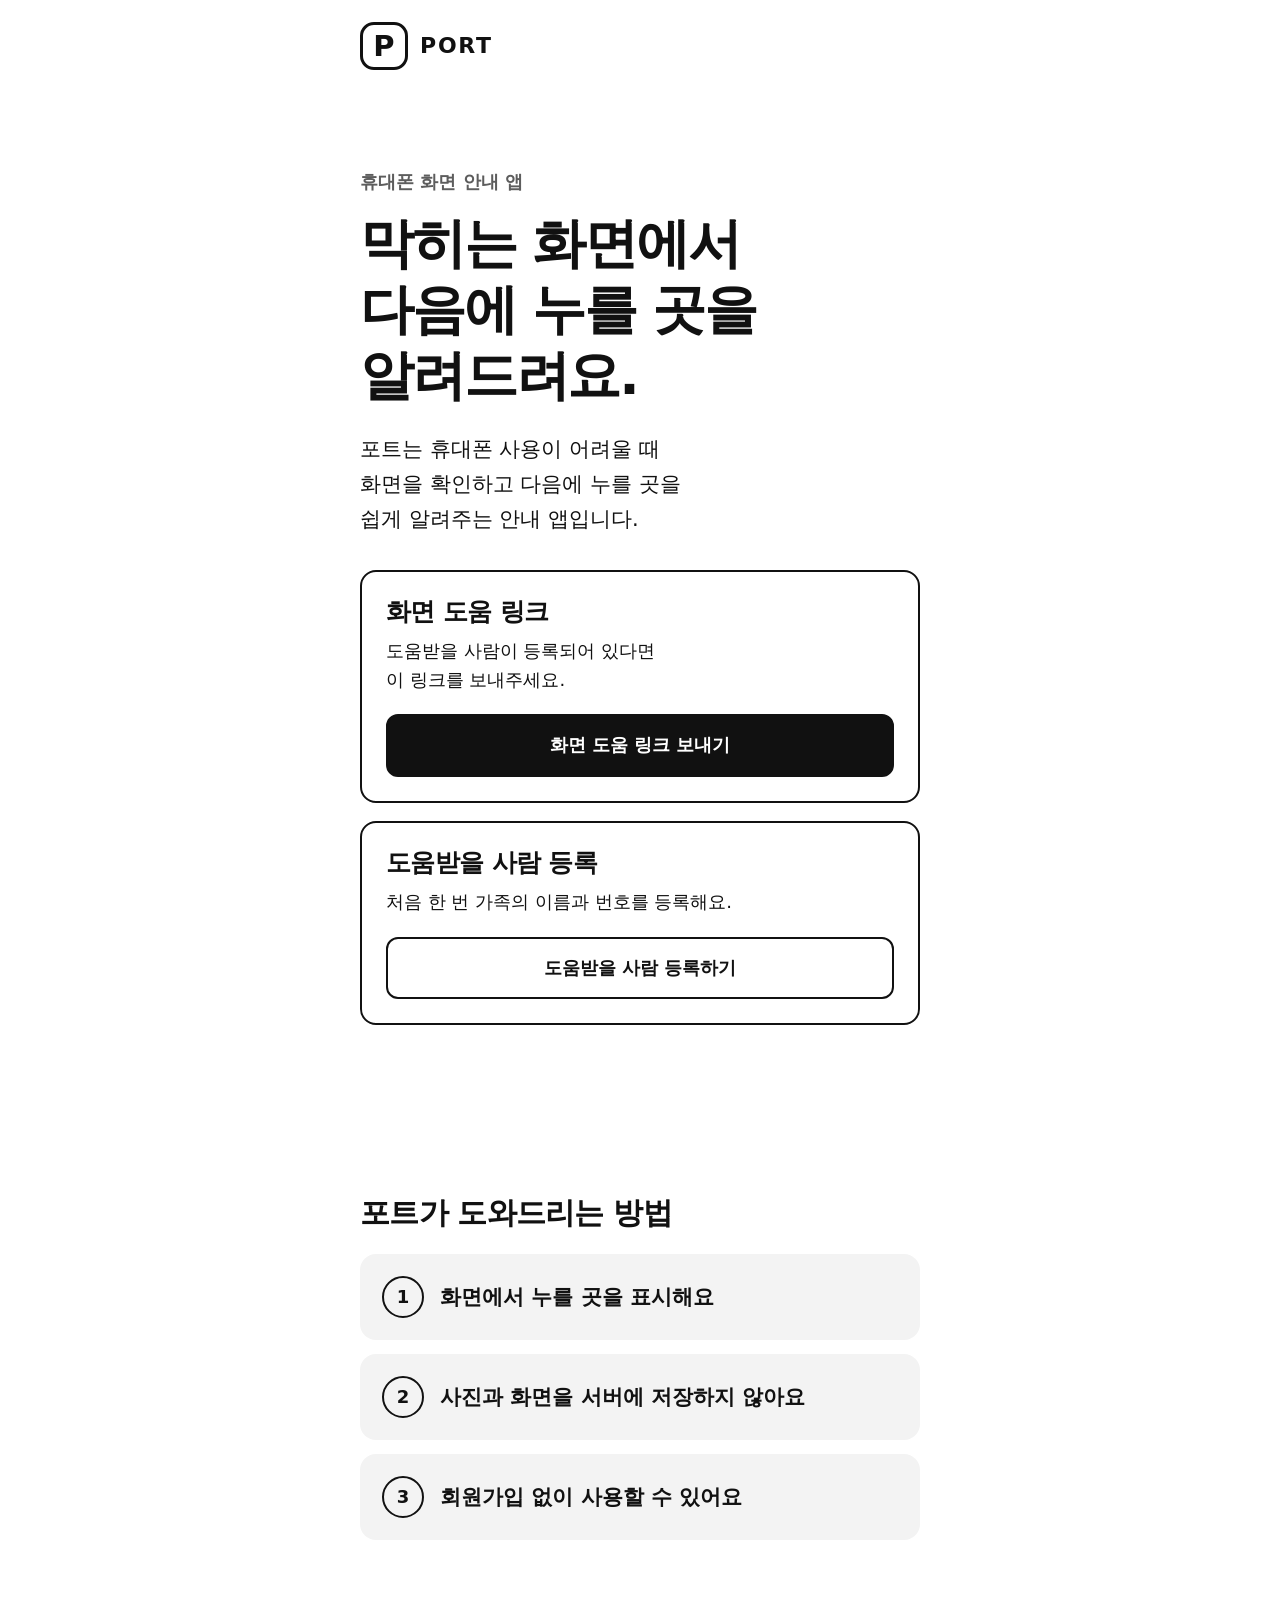
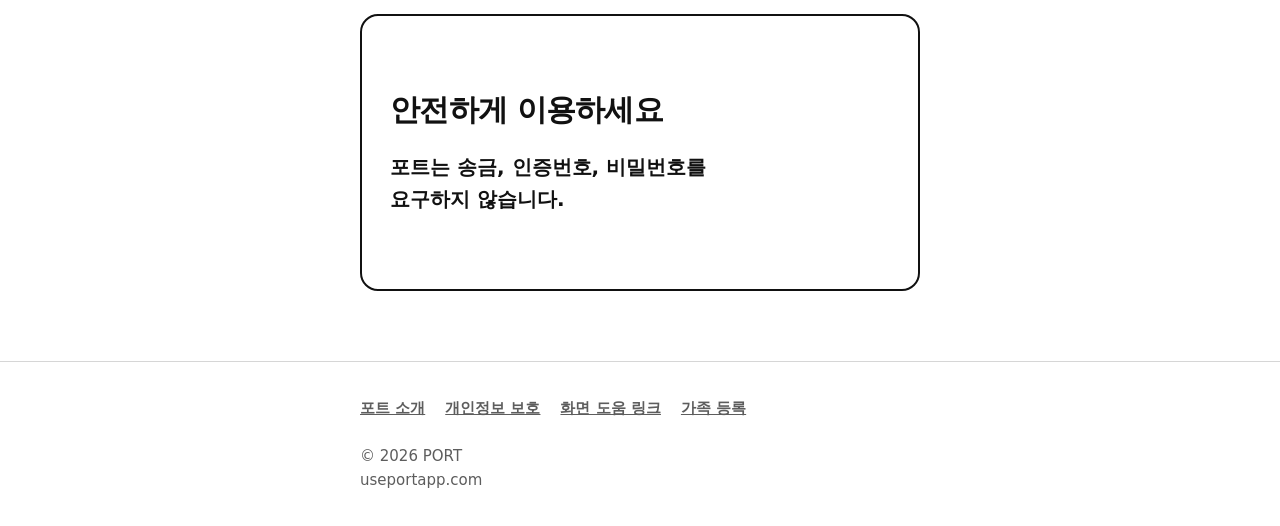
<file: index.html>
<!DOCTYPE html>
<html lang="ko">
<head>
  <meta charset="utf-8">
  <meta name="viewport" content="width=device-width, initial-scale=1">
  <meta name="description" content="휴대폰에서 다음에 누를 곳을 쉽게 알려주는 안내 앱, 포트">
  <title>PORT | 휴대폰 화면 안내</title>
  <link rel="stylesheet" href="/assets/site.css">
</head>
<body>
  <header class="site-header wrap">
    <a class="brand" href="/" aria-label="PORT 홈">
      <span class="p-mark" aria-hidden="true">P</span><span>PORT</span>
    </a>
  </header>
  <main>
    <section class="hero wrap" aria-labelledby="hero-title">
      <p class="eyebrow">휴대폰 화면 안내 앱</p>
      <h1 id="hero-title">막히는 화면에서<br>다음에 누를 곳을 알려드려요.</h1>
      <p class="lead">포트는 휴대폰 사용이 어려울 때<br>화면을 확인하고 다음에 누를 곳을<br>쉽게 알려주는 안내 앱입니다.</p>
      <div class="home-actions">
        <section class="home-action" aria-labelledby="help-link-title">
          <h2 id="help-link-title">화면 도움 링크</h2>
          <p>도움받을 사람이 등록되어 있다면<br>이 링크를 보내주세요.</p>
          <a class="primary-button" href="/help/share/">화면 도움 링크 보내기</a>
        </section>
        <section class="home-action" aria-labelledby="family-link-title">
          <h2 id="family-link-title">도움받을 사람 등록</h2>
          <p>처음 한 번 가족의 이름과 번호를 등록해요.</p>
          <a class="secondary-button" href="/family/request/">도움받을 사람 등록하기</a>
        </section>
      </div>
    </section>

    <section class="wrap section" aria-labelledby="features-title">
      <h2 id="features-title">포트가 도와드리는 방법</h2>
      <div class="card-list">
        <article class="card"><span class="card-number" aria-hidden="true">1</span><h3>화면에서 누를 곳을 표시해요</h3></article>
        <article class="card"><span class="card-number" aria-hidden="true">2</span><h3>사진과 화면을 서버에 저장하지 않아요</h3></article>
        <article class="card"><span class="card-number" aria-hidden="true">3</span><h3>회원가입 없이 사용할 수 있어요</h3></article>
      </div>
    </section>

    <section class="wrap section safety" aria-labelledby="safety-title">
      <h2 id="safety-title">안전하게 이용하세요</h2>
      <p>포트는 송금, 인증번호, 비밀번호를<br>요구하지 않습니다.</p>
    </section>
  </main>
  <footer class="site-footer">
    <div class="wrap">
      <nav aria-label="하단 메뉴">
        <a href="/#hero-title">포트 소개</a>
        <a href="/privacy/">개인정보 보호</a>
        <a href="/help/share/">화면 도움 링크</a>
        <a href="/family/request/">가족 등록</a>
      </nav>
      <p>© 2026 PORT<br>useportapp.com</p>
    </div>
  </footer>
</body>
</html>
</file>
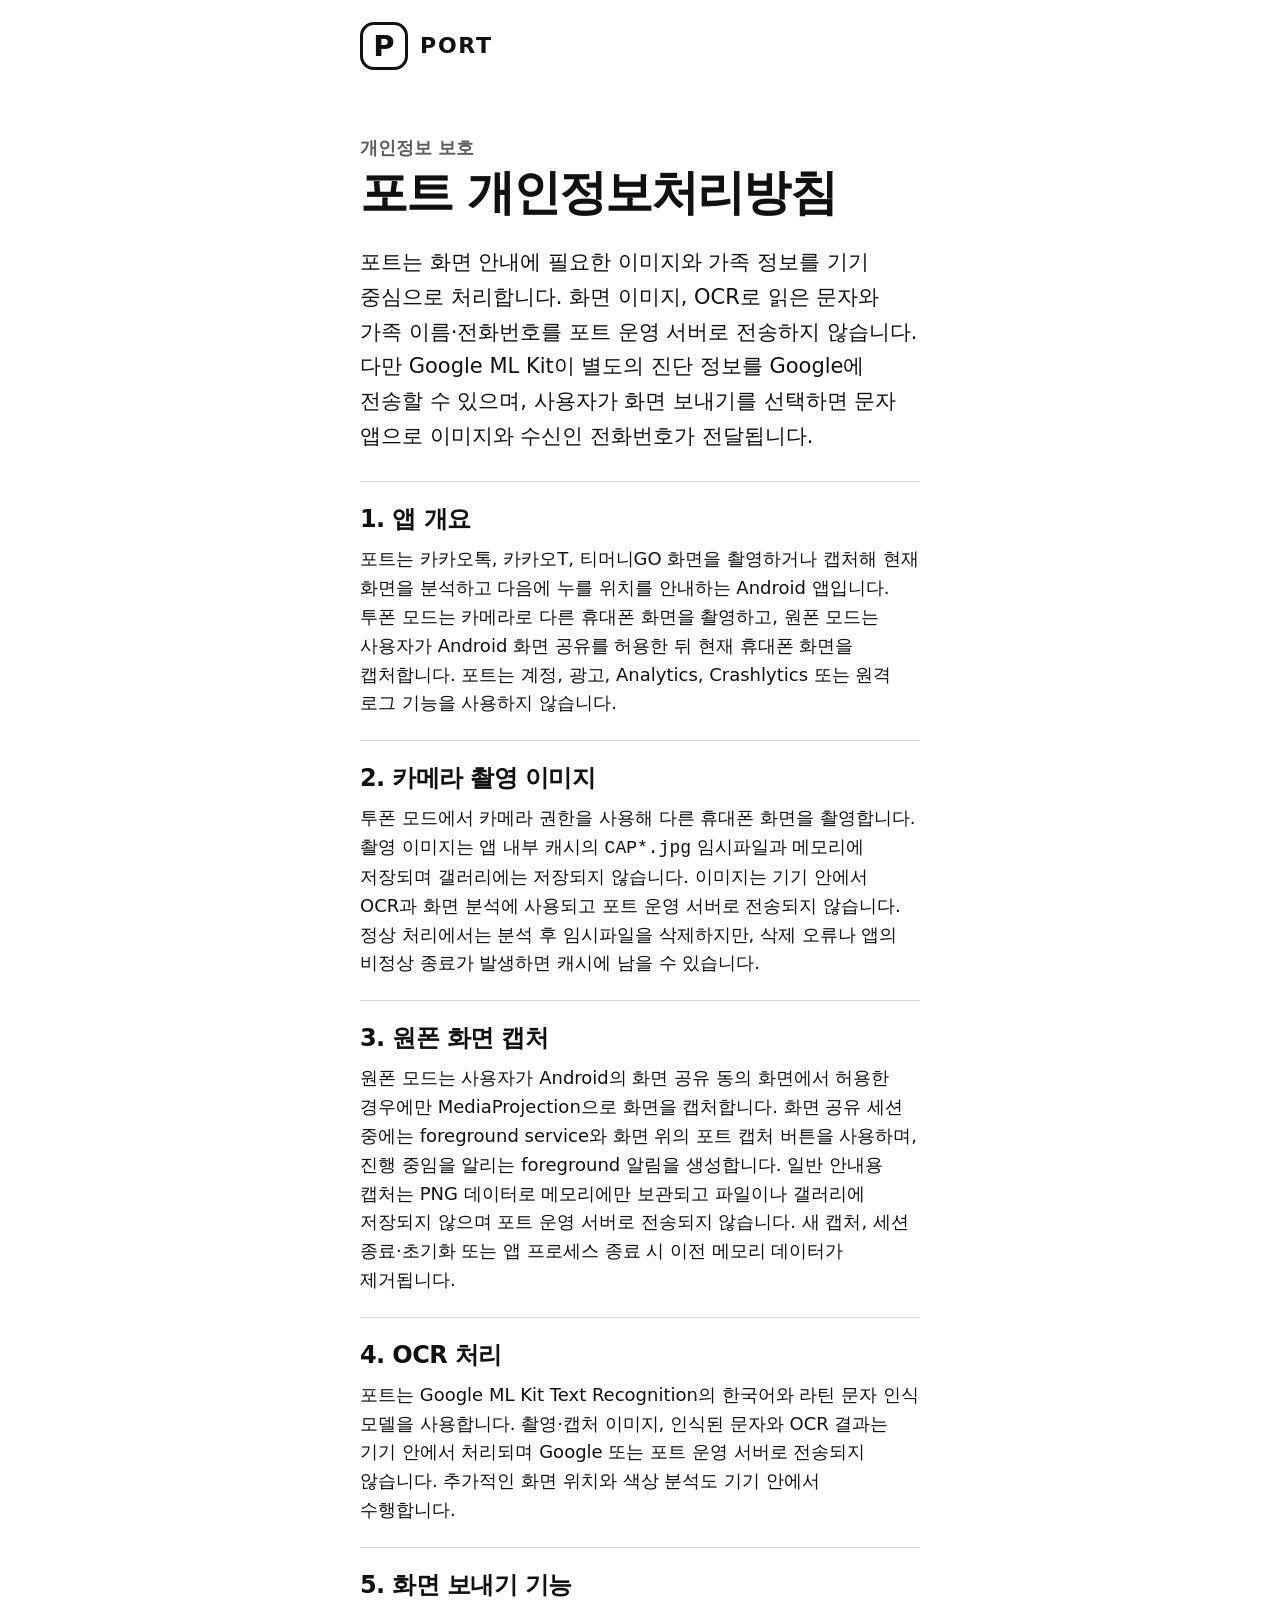
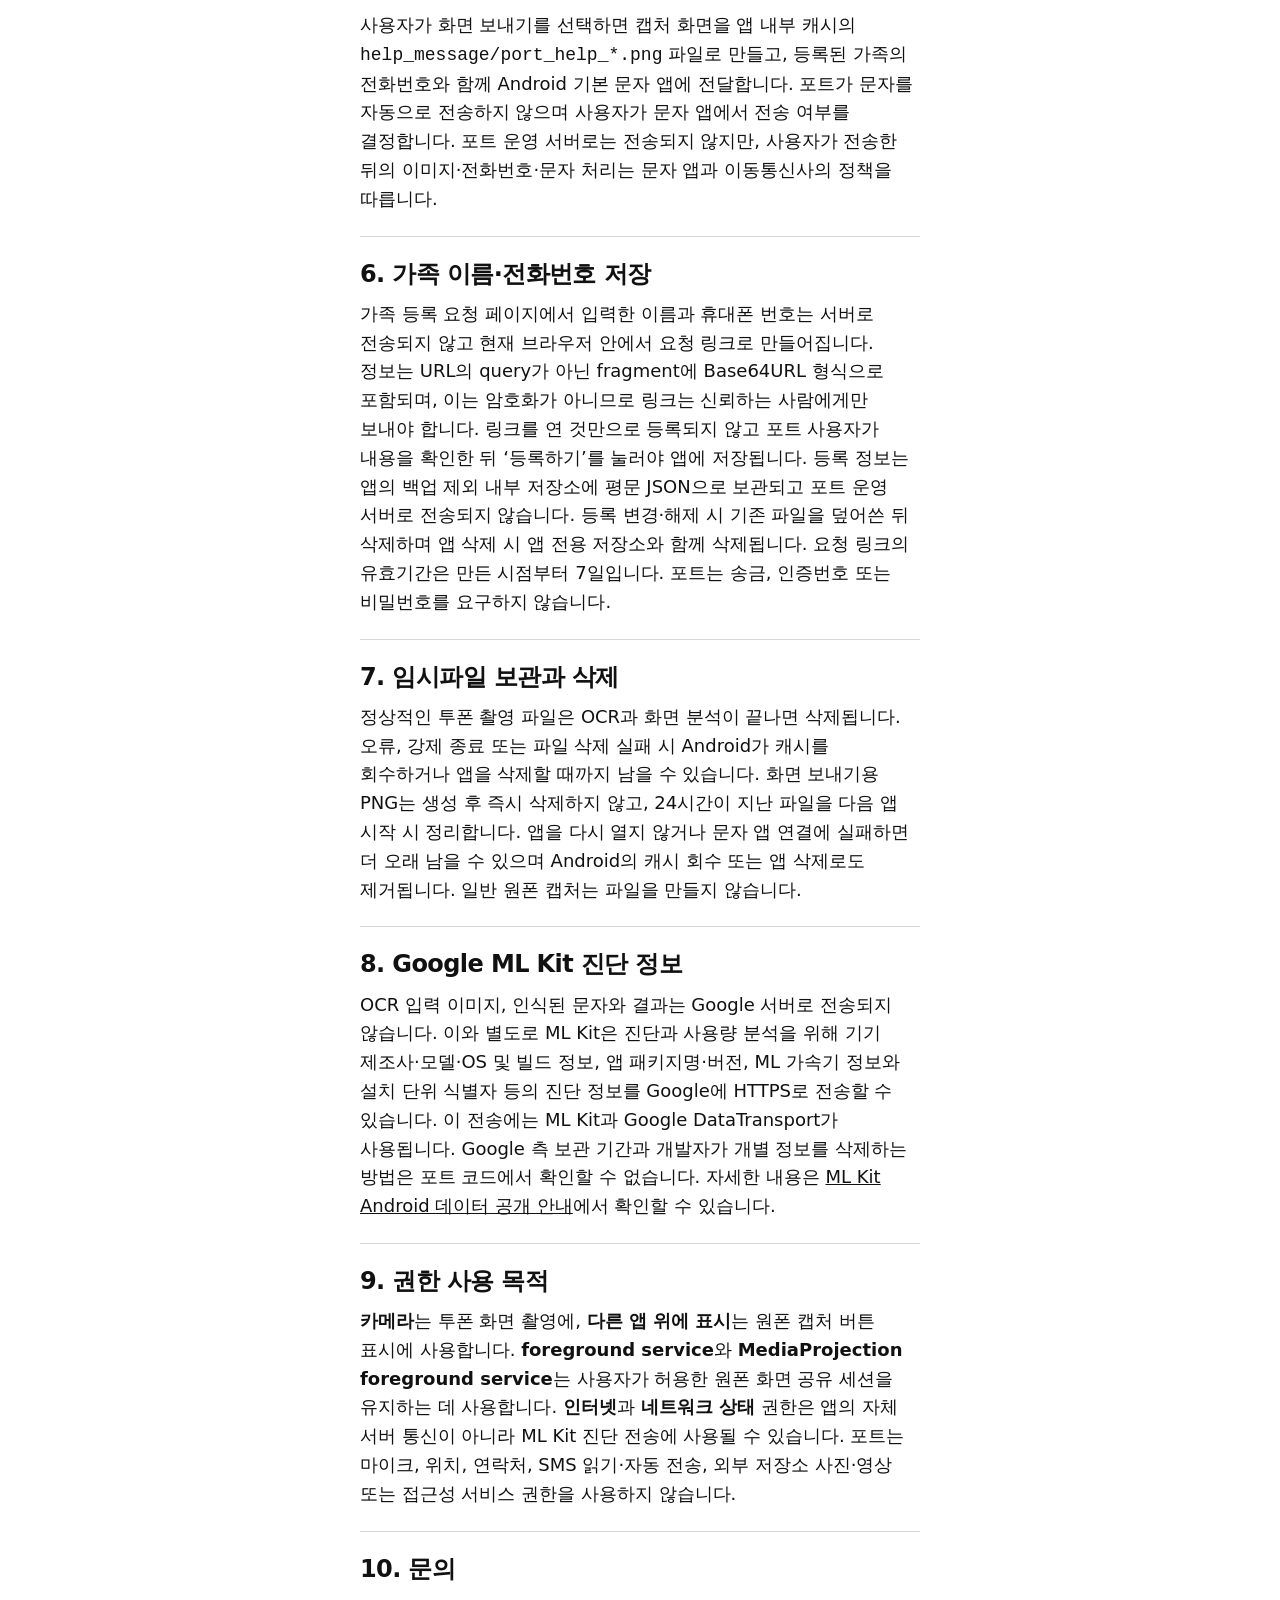
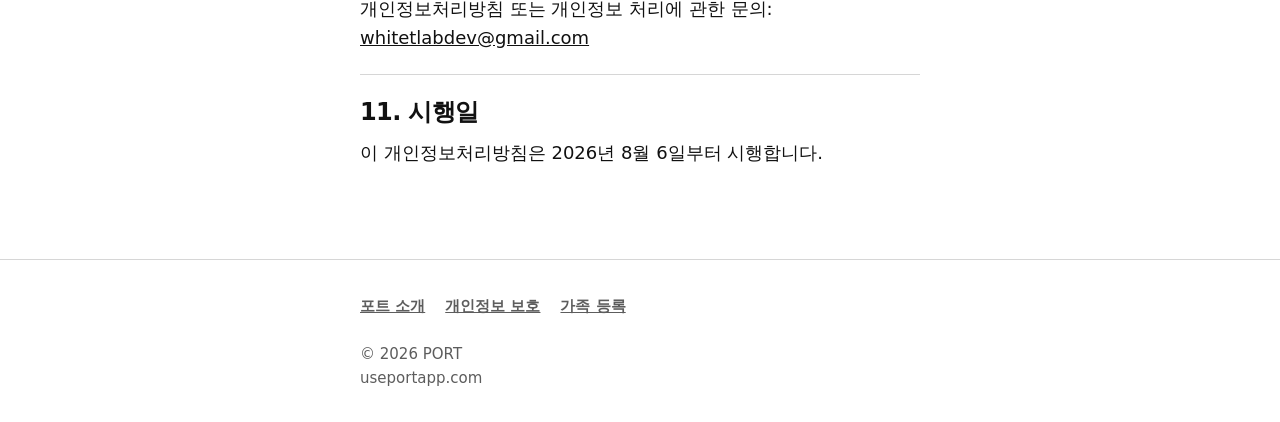
<file: privacy/index.html>
<!doctype html>
<html lang="ko">
<head>
  <meta charset="utf-8">
  <meta name="viewport" content="width=device-width, initial-scale=1">
  <meta name="description" content="포트 앱과 웹사이트 개인정보처리방침">
  <title>개인정보 보호 | PORT</title>
  <link rel="stylesheet" href="/assets/site.css">
</head>
<body>
  <header class="site-header wrap"><a class="brand" href="/" aria-label="PORT 홈"><span class="p-mark" aria-hidden="true">P</span><span>PORT</span></a></header>
  <main class="wrap privacy-copy">
    <header class="page-head"><p class="eyebrow">개인정보 보호</p><h1>포트 개인정보처리방침</h1><p class="lead">포트는 화면 안내에 필요한 이미지와 가족 정보를 기기 중심으로 처리합니다. 화면 이미지, OCR로 읽은 문자와 가족 이름·전화번호를 포트 운영 서버로 전송하지 않습니다. 다만 Google ML Kit이 별도의 진단 정보를 Google에 전송할 수 있으며, 사용자가 화면 보내기를 선택하면 문자 앱으로 이미지와 수신인 전화번호가 전달됩니다.</p></header>
    <section><h2>1. 앱 개요</h2><p>포트는 카카오톡, 카카오T, 티머니GO 화면을 촬영하거나 캡처해 현재 화면을 분석하고 다음에 누를 위치를 안내하는 Android 앱입니다. 투폰 모드는 카메라로 다른 휴대폰 화면을 촬영하고, 원폰 모드는 사용자가 Android 화면 공유를 허용한 뒤 현재 휴대폰 화면을 캡처합니다. 포트는 계정, 광고, Analytics, Crashlytics 또는 원격 로그 기능을 사용하지 않습니다.</p></section>
    <section><h2>2. 카메라 촬영 이미지</h2><p>투폰 모드에서 카메라 권한을 사용해 다른 휴대폰 화면을 촬영합니다. 촬영 이미지는 앱 내부 캐시의 <code>CAP*.jpg</code> 임시파일과 메모리에 저장되며 갤러리에는 저장되지 않습니다. 이미지는 기기 안에서 OCR과 화면 분석에 사용되고 포트 운영 서버로 전송되지 않습니다. 정상 처리에서는 분석 후 임시파일을 삭제하지만, 삭제 오류나 앱의 비정상 종료가 발생하면 캐시에 남을 수 있습니다.</p></section>
    <section><h2>3. 원폰 화면 캡처</h2><p>원폰 모드는 사용자가 Android의 화면 공유 동의 화면에서 허용한 경우에만 MediaProjection으로 화면을 캡처합니다. 화면 공유 세션 중에는 foreground service와 화면 위의 포트 캡처 버튼을 사용하며, 진행 중임을 알리는 foreground 알림을 생성합니다. 일반 안내용 캡처는 PNG 데이터로 메모리에만 보관되고 파일이나 갤러리에 저장되지 않으며 포트 운영 서버로 전송되지 않습니다. 새 캡처, 세션 종료·초기화 또는 앱 프로세스 종료 시 이전 메모리 데이터가 제거됩니다.</p></section>
    <section><h2>4. OCR 처리</h2><p>포트는 Google ML Kit Text Recognition의 한국어와 라틴 문자 인식 모델을 사용합니다. 촬영·캡처 이미지, 인식된 문자와 OCR 결과는 기기 안에서 처리되며 Google 또는 포트 운영 서버로 전송되지 않습니다. 추가적인 화면 위치와 색상 분석도 기기 안에서 수행합니다.</p></section>
    <section><h2>5. 화면 보내기 기능</h2><p>사용자가 화면 보내기를 선택하면 캡처 화면을 앱 내부 캐시의 <code>help_message/port_help_*.png</code> 파일로 만들고, 등록된 가족의 전화번호와 함께 Android 기본 문자 앱에 전달합니다. 포트가 문자를 자동으로 전송하지 않으며 사용자가 문자 앱에서 전송 여부를 결정합니다. 포트 운영 서버로는 전송되지 않지만, 사용자가 전송한 뒤의 이미지·전화번호·문자 처리는 문자 앱과 이동통신사의 정책을 따릅니다.</p></section>
    <section><h2>6. 가족 이름·전화번호 저장</h2><p>가족 등록 요청 페이지에서 입력한 이름과 휴대폰 번호는 서버로 전송되지 않고 현재 브라우저 안에서 요청 링크로 만들어집니다. 정보는 URL의 query가 아닌 fragment에 Base64URL 형식으로 포함되며, 이는 암호화가 아니므로 링크는 신뢰하는 사람에게만 보내야 합니다. 링크를 연 것만으로 등록되지 않고 포트 사용자가 내용을 확인한 뒤 ‘등록하기’를 눌러야 앱에 저장됩니다. 등록 정보는 앱의 백업 제외 내부 저장소에 평문 JSON으로 보관되고 포트 운영 서버로 전송되지 않습니다. 등록 변경·해제 시 기존 파일을 덮어쓴 뒤 삭제하며 앱 삭제 시 앱 전용 저장소와 함께 삭제됩니다. 요청 링크의 유효기간은 만든 시점부터 7일입니다. 포트는 송금, 인증번호 또는 비밀번호를 요구하지 않습니다.</p></section>
    <section><h2>7. 임시파일 보관과 삭제</h2><p>정상적인 투폰 촬영 파일은 OCR과 화면 분석이 끝나면 삭제됩니다. 오류, 강제 종료 또는 파일 삭제 실패 시 Android가 캐시를 회수하거나 앱을 삭제할 때까지 남을 수 있습니다. 화면 보내기용 PNG는 생성 후 즉시 삭제하지 않고, 24시간이 지난 파일을 다음 앱 시작 시 정리합니다. 앱을 다시 열지 않거나 문자 앱 연결에 실패하면 더 오래 남을 수 있으며 Android의 캐시 회수 또는 앱 삭제로도 제거됩니다. 일반 원폰 캡처는 파일을 만들지 않습니다.</p></section>
    <section><h2>8. Google ML Kit 진단 정보</h2><p>OCR 입력 이미지, 인식된 문자와 결과는 Google 서버로 전송되지 않습니다. 이와 별도로 ML Kit은 진단과 사용량 분석을 위해 기기 제조사·모델·OS 및 빌드 정보, 앱 패키지명·버전, ML 가속기 정보와 설치 단위 식별자 등의 진단 정보를 Google에 HTTPS로 전송할 수 있습니다. 이 전송에는 ML Kit과 Google DataTransport가 사용됩니다. Google 측 보관 기간과 개발자가 개별 정보를 삭제하는 방법은 포트 코드에서 확인할 수 없습니다. 자세한 내용은 <a href="https://developers.google.com/ml-kit/android-data-disclosure">ML Kit Android 데이터 공개 안내</a>에서 확인할 수 있습니다.</p></section>
    <section><h2>9. 권한 사용 목적</h2><p><strong>카메라</strong>는 투폰 화면 촬영에, <strong>다른 앱 위에 표시</strong>는 원폰 캡처 버튼 표시에 사용합니다. <strong>foreground service</strong>와 <strong>MediaProjection foreground service</strong>는 사용자가 허용한 원폰 화면 공유 세션을 유지하는 데 사용합니다. <strong>인터넷</strong>과 <strong>네트워크 상태</strong> 권한은 앱의 자체 서버 통신이 아니라 ML Kit 진단 전송에 사용될 수 있습니다. 포트는 마이크, 위치, 연락처, SMS 읽기·자동 전송, 외부 저장소 사진·영상 또는 접근성 서비스 권한을 사용하지 않습니다.</p></section>
    <section><h2>10. 문의</h2><p>개인정보처리방침 또는 개인정보 처리에 관한 문의: <a href="mailto:whitetlabdev@gmail.com">whitetlabdev@gmail.com</a></p></section>
    <section><h2>11. 시행일</h2><p>이 개인정보처리방침은 2026년 8월 6일부터 시행합니다.</p></section>
  </main>
  <footer class="site-footer"><div class="wrap"><nav aria-label="하단 메뉴"><a href="/">포트 소개</a><a href="/privacy/">개인정보 보호</a><a href="/family/request/">가족 등록</a></nav><p>© 2026 PORT<br>useportapp.com</p></div></footer>
</body>
</html>
</file>
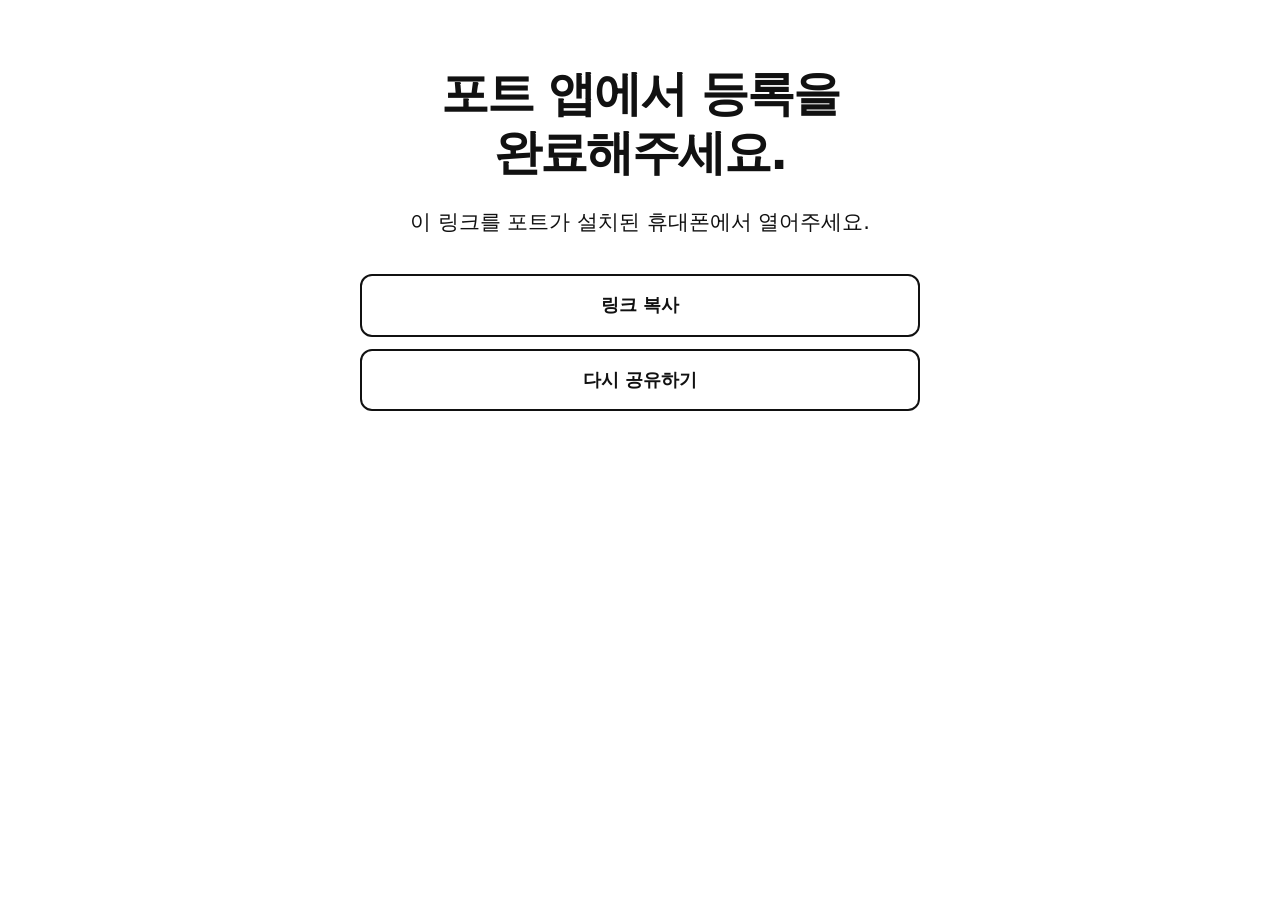
<file: family/complete/index.html>
<!doctype html>
<html lang="ko">
<head>
  <meta charset="utf-8">
  <meta name="viewport" content="width=device-width, initial-scale=1">
  <meta name="robots" content="noindex,nofollow">
  <title>포트 가족 등록</title>
  <link rel="stylesheet" href="/assets/site.css?build=20260804-open-app">
  <script src="/assets/site.js?build=20260804-open-app" defer></script>
</head>
<body>
  <main id="family-complete" class="wrap complete-page">
    <h1>포트 앱에서 등록을 완료해주세요.</h1>
    <p class="lead">이 링크를 포트가 설치된 휴대폰에서 열어주세요.</p>
    <div class="complete-actions">
      <button id="open-port-app" class="primary-button" type="button" hidden>포트 앱 열기</button>
      <button id="copy-complete-link" class="secondary-button" type="button">링크 복사</button>
      <button id="share-complete-link" class="secondary-button" type="button">다시 공유하기</button>
    </div>
    <p id="open-port-help" class="open-port-help" aria-live="polite"></p>
  </main>
</body>
</html>
</file>
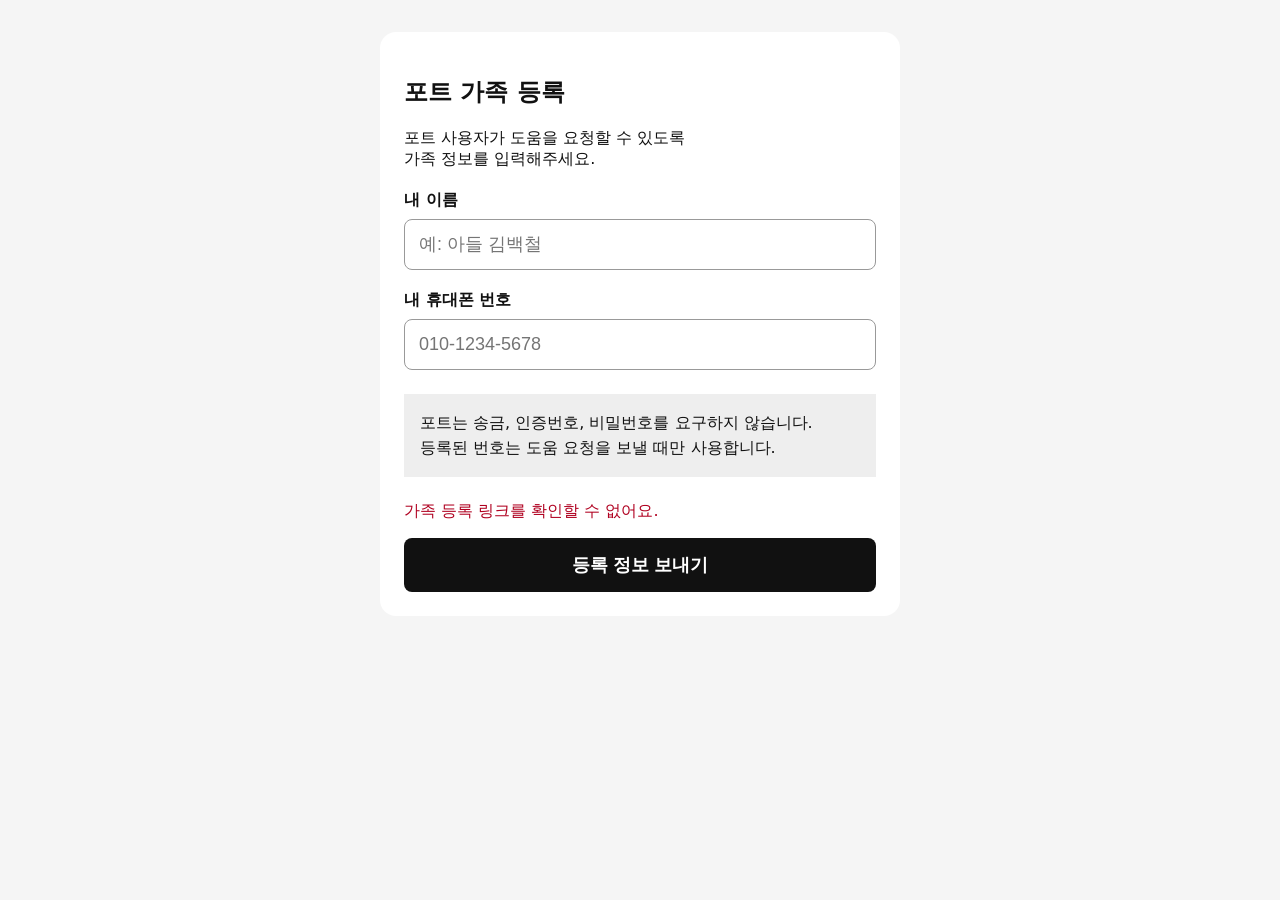
<file: family/register/index.html>
<!doctype html>
<html lang="ko"><head><meta charset="utf-8"><meta name="viewport" content="width=device-width,initial-scale=1">
<title>포트 가족 등록</title><style>body{font-family:system-ui,sans-serif;margin:0;background:#f5f5f5;color:#111}main{max-width:520px;margin:auto;padding:32px 20px}section{background:white;padding:24px;border-radius:16px}label{display:block;font-weight:700;margin-top:20px}input{box-sizing:border-box;width:100%;padding:14px;margin-top:8px;font-size:18px;border:1px solid #999;border-radius:8px}button,a.button{display:block;box-sizing:border-box;width:100%;padding:15px;margin-top:16px;border:0;border-radius:8px;background:#111;color:white;text-align:center;font-size:18px;font-weight:800;text-decoration:none}.notice{padding:16px;margin:24px 0;background:#eee;line-height:1.6}.error{color:#b00020}#fallback,#ready{display:none}</style></head>
<body><main><section><h1>포트 가족 등록</h1><p>포트 사용자가 도움을 요청할 수 있도록<br>가족 정보를 입력해주세요.</p>
<form id="form" novalidate><label for="name">내 이름</label><input id="name" maxlength="30" placeholder="예: 아들 김백철" autocomplete="name" required>
<label for="phone">내 휴대폰 번호</label><input id="phone" inputmode="tel" maxlength="18" placeholder="010-1234-5678" autocomplete="tel" required>
<div class="notice">포트는 송금, 인증번호, 비밀번호를 요구하지 않습니다.<br>등록된 번호는 도움 요청을 보낼 때만 사용합니다.</div>
<p id="error" class="error" role="alert"></p><button type="submit">등록 정보 보내기</button></form>
<div id="ready"><h2>등록 정보가 준비됐어요.</h2><p>아직 등록 완료가 아닙니다.<br>포트 사용자에게 보낸 링크를<br>포트가 설치된 휴대폰에서 눌러야 완료됩니다.</p></div>
<div id="fallback"><a id="sms" class="button">문자로 보내기</a><button id="copy" type="button">링크 복사</button></div></section></main>
<script>(()=>{'use strict';const allowed=/^[A-Za-z0-9_-]+$/;let invitation=null,completion='',shareText='';const error=document.querySelector('#error');
function decode(){const f=location.hash;if(!f.startsWith('#v1.i.')||f.length>2048)return null;const raw=f.slice(6);if(!raw||!allowed.test(raw))return null;try{const padded=raw.replace(/-/g,'+').replace(/_/g,'/')+'='.repeat((4-raw.length%4)%4);const value=JSON.parse(new TextDecoder().decode(Uint8Array.from(atob(padded),c=>c.charCodeAt(0))));if(!value||Object.keys(value).sort().join(',')!=='expiresAt,id,token'||typeof value.id!=='string'||typeof value.token!=='string'||!Number.isSafeInteger(value.expiresAt)||value.id.length<20||value.id.length>128||value.token.length<40||value.token.length>256||!allowed.test(value.id)||!allowed.test(value.token)||value.expiresAt<=Date.now())return null;return value}catch(_){return null}}
function encode(value){const bytes=new TextEncoder().encode(JSON.stringify(value));let binary='';bytes.forEach(b=>binary+=String.fromCharCode(b));return btoa(binary).replace(/\+/g,'-').replace(/\//g,'_').replace(/=+$/,'')}
invitation=decode();if(!invitation){error.textContent='가족 등록 링크를 확인할 수 없어요.';document.querySelector('button[type=submit]').disabled=true}
document.querySelector('#form').addEventListener('submit',async e=>{e.preventDefault();error.textContent='';const name=document.querySelector('#name').value.trim(),phone=document.querySelector('#phone').value.replace(/\D/g,'');if(!name||name.length>30||/[\u0000-\u001f\u007f]/.test(name)){error.textContent='이름을 1~30자로 입력해주세요.';return}if(phone.length!==10&&phone.length!==11){error.textContent='휴대폰 번호를 확인해주세요.';return}if(!invitation||invitation.expiresAt<=Date.now()){error.textContent='등록 기간이 지났어요. 포트에서 새 링크를 보내주세요.';return}completion='https://whitetlab.github.io/family/complete#v1.c.'+encode({id:invitation.id,token:invitation.token,expiresAt:invitation.expiresAt,name,phone});shareText='포트 가족 등록 정보입니다.\n\n아래 링크를 포트가 설치된 휴대폰에서 눌러\n가족 등록을 완료해주세요.\n\n'+completion;document.querySelector('#ready').style.display='block';if(navigator.share){try{await navigator.share({text:shareText});return}catch(x){if(x.name==='AbortError')return}}document.querySelector('#fallback').style.display='block';document.querySelector('#sms').href='sms:?&body='+encodeURIComponent(shareText)});
document.querySelector('#copy').addEventListener('click',async()=>{await navigator.clipboard.writeText(completion);document.querySelector('#copy').textContent='복사했어요'});})();</script></body></html>
</file>
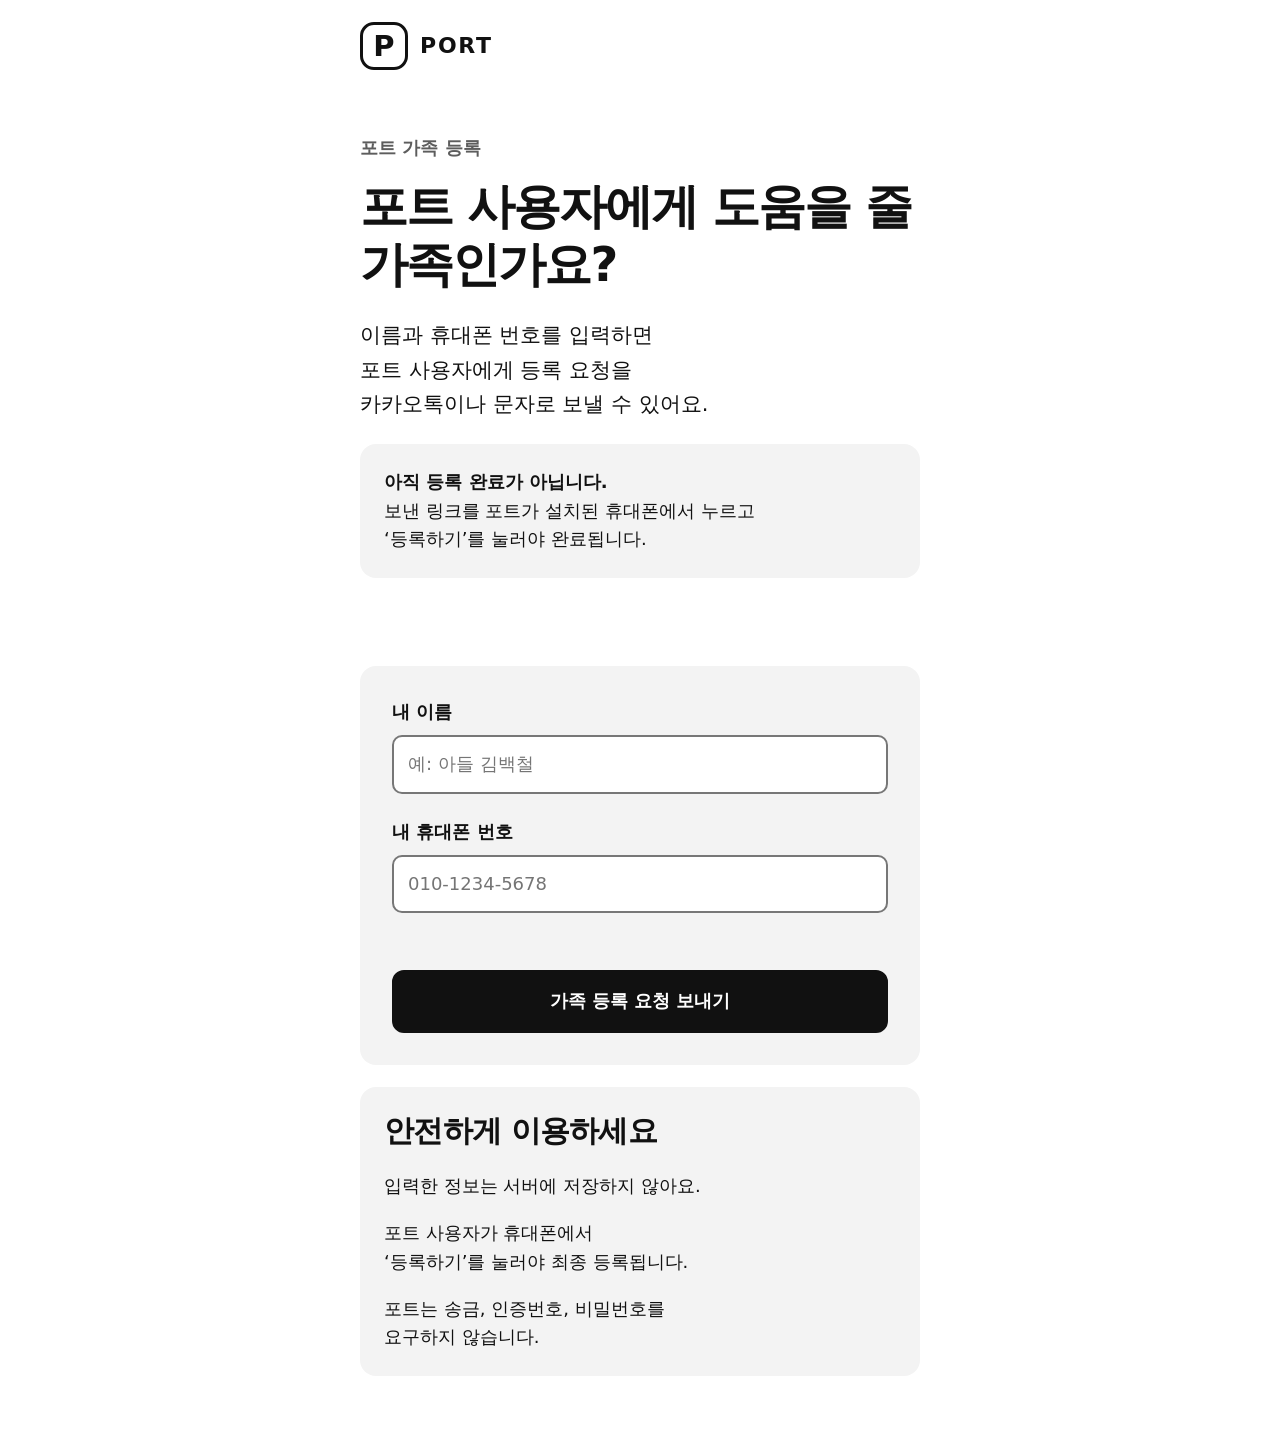
<file: family/request/index.html>
<!doctype html>
<html lang="ko">
<head>
  <meta charset="utf-8">
  <meta name="viewport" content="width=device-width, initial-scale=1">
  <meta name="robots" content="noindex,nofollow">
  <meta name="description" content="포트 사용자에게 가족 등록 요청 보내기">
  <title>포트 가족 등록</title>
  <link rel="stylesheet" href="/assets/site.css?build=20260804-link-v2">
  <script src="/assets/site.js?build=20260804-link-v2" defer></script>
</head>
<body>
  <header class="site-header wrap"><a class="brand" href="/" aria-label="PORT 홈"><span class="p-mark" aria-hidden="true">P</span><span>PORT</span></a></header>
  <main class="wrap">
    <section class="page-head" aria-labelledby="request-title">
      <p class="eyebrow">포트 가족 등록</p>
      <h1 id="request-title">포트 사용자에게 도움을 줄 가족인가요?</h1>
      <p class="lead">이름과 휴대폰 번호를 입력하면<br>포트 사용자에게 등록 요청을<br>카카오톡이나 문자로 보낼 수 있어요.</p>
      <div class="notice-card">
        <strong>아직 등록 완료가 아닙니다.</strong><br>
        보낸 링크를 포트가 설치된 휴대폰에서 누르고<br>
        ‘등록하기’를 눌러야 완료됩니다.
      </div>
    </section>

    <form id="family-request-form" class="form-card" novalidate>
      <div class="field"><label for="name">내 이름</label><input id="name" name="name" type="text" maxlength="100" autocomplete="name" placeholder="예: 아들 김백철" required></div>
      <div class="field"><label for="phone">내 휴대폰 번호</label><input id="phone" name="phone" type="tel" maxlength="40" inputmode="tel" autocomplete="tel" placeholder="010-1234-5678" required></div>
      <p id="form-error" class="error" role="alert" aria-live="polite"></p>
      <button class="primary-button" type="submit">가족 등록 요청 보내기</button>
      <section id="request-result" class="result" aria-live="polite">
        <h2>등록 요청이 준비됐어요.</h2>
        <p>아래 링크를 복사해서<br>포트 사용자에게 보내주세요.</p>
        <label for="request-link">보낼 링크</label>
        <textarea id="request-link" class="request-link" rows="5" readonly></textarea>
        <p id="copy-status" class="copy-status" aria-live="polite"></p>
        <div class="request-actions">
          <button id="copy-link" class="primary-button" type="button">링크 복사</button>
          <button id="share-link" class="secondary-button" type="button">카카오톡·문자로 공유</button>
          <a id="sms-link" class="secondary-button" href="#">문자로 보내기</a>
        </div>
      </section>
    </form>

    <section class="notice-card" aria-labelledby="security-title">
      <h2 id="security-title">안전하게 이용하세요</h2>
      <p>입력한 정보는 서버에 저장하지 않아요.</p>
      <p>포트 사용자가 휴대폰에서<br>‘등록하기’를 눌러야 최종 등록됩니다.</p>
      <p>포트는 송금, 인증번호, 비밀번호를<br>요구하지 않습니다.</p>
    </section>
  </main>
</body>
</html>
</file>
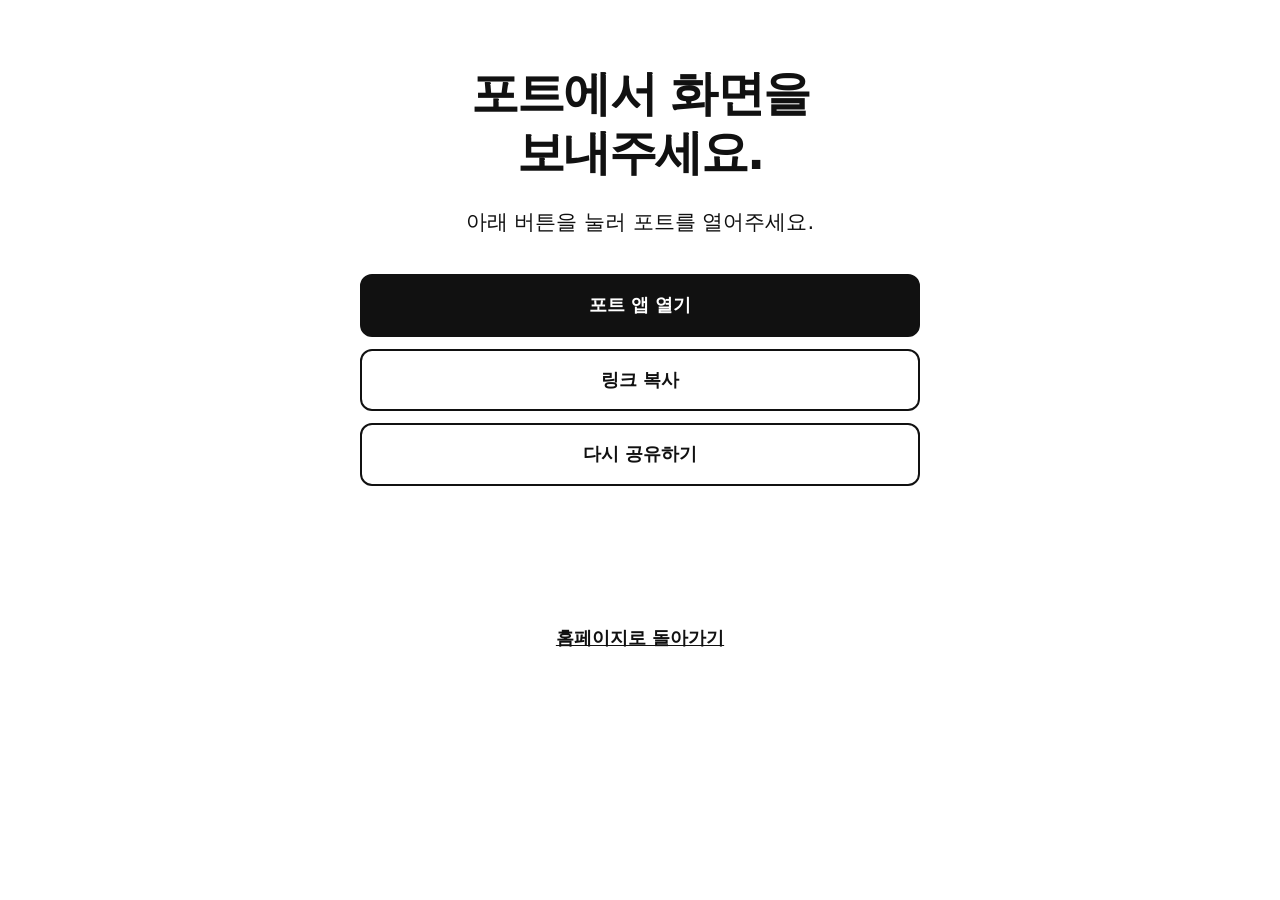
<file: help/screen/index.html>
<!DOCTYPE html>
<html lang="ko">
<head>
  <meta charset="utf-8">
  <meta name="viewport" content="width=device-width, initial-scale=1">
  <meta name="robots" content="noindex,nofollow">
  <title>포트 화면 보내기</title>
  <link rel="stylesheet" href="/assets/site.css?build=20260804-help-screen-v2">
  <script src="/assets/site.js?build=20260804-help-screen-v2" defer></script>
</head>
<body>
  <main id="help-screen" class="wrap complete-page">
    <h1>포트에서 화면을 보내주세요.</h1>
    <p class="lead">아래 버튼을 눌러 포트를 열어주세요.</p>
    <div class="complete-actions">
      <button id="open-port-app" class="primary-button" type="button">포트 앱 열기</button>
      <button id="copy-help-screen-link" class="secondary-button" type="button">링크 복사</button>
      <button id="share-help-screen-link" class="secondary-button" type="button">다시 공유하기</button>
    </div>
    <p id="open-port-help" class="open-port-help" aria-live="polite"></p>
    <a class="back-link" href="/">홈페이지로 돌아가기</a>
  </main>
</body>
</html>
</file>
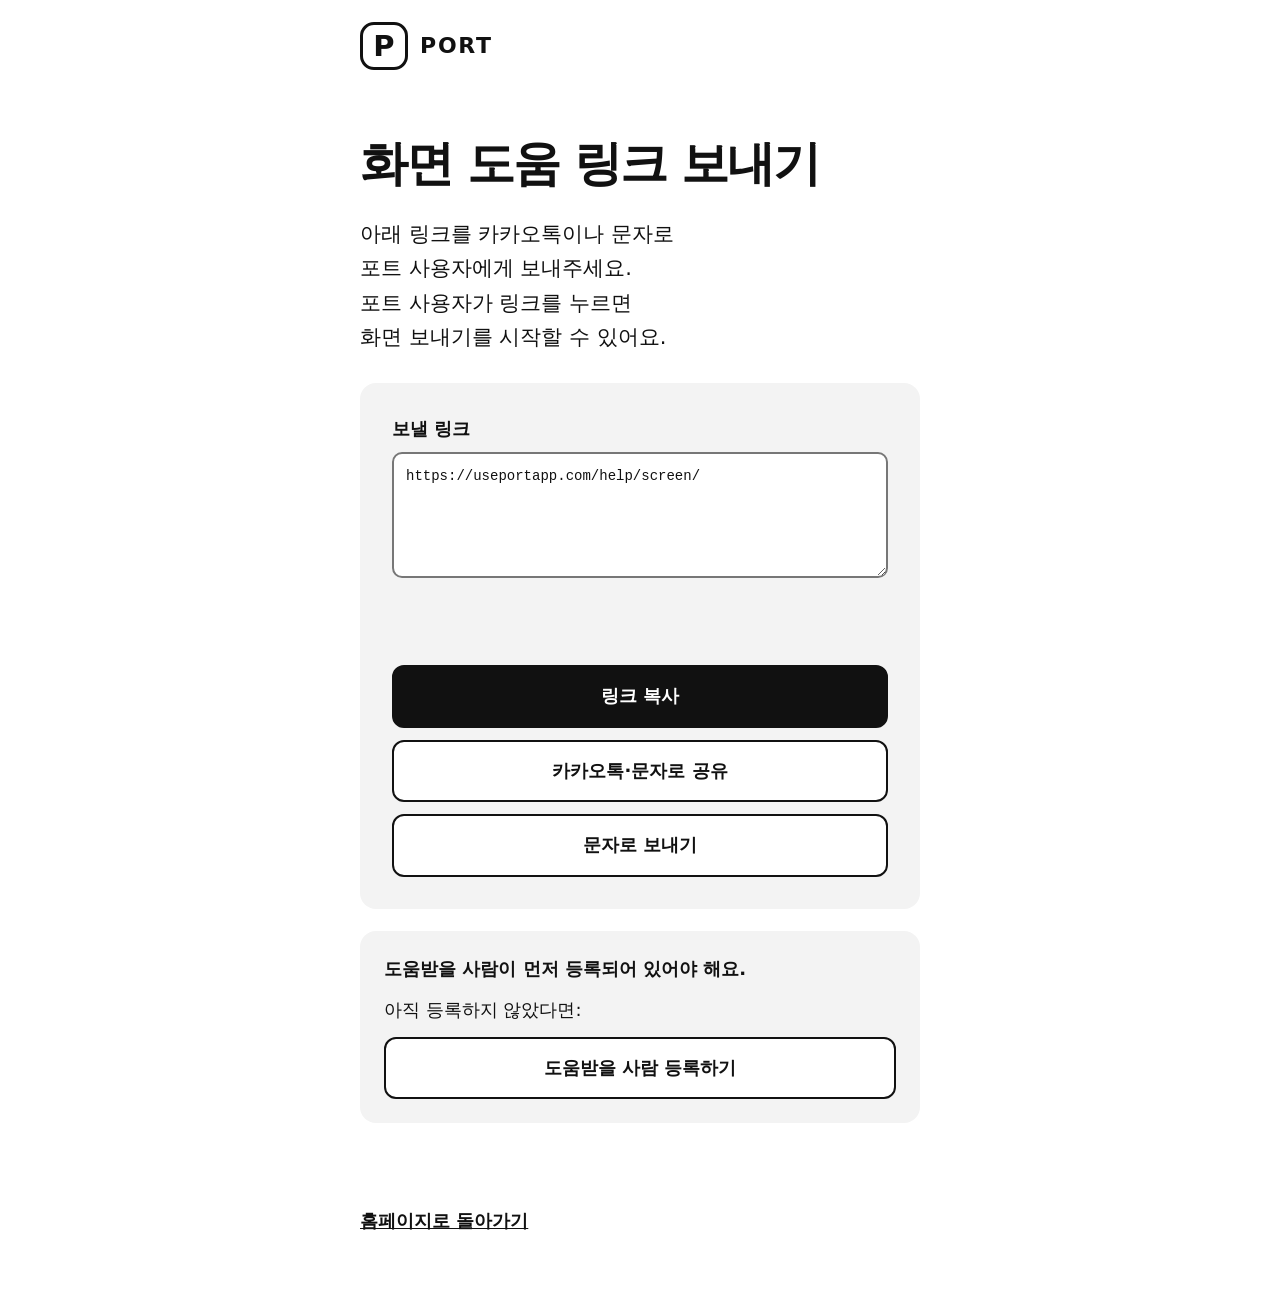
<file: help/share/index.html>
<!DOCTYPE html>
<html lang="ko">
<head>
  <meta charset="utf-8">
  <meta name="viewport" content="width=device-width, initial-scale=1">
  <meta name="robots" content="noindex,nofollow">
  <title>화면 도움 링크 보내기</title>
  <link rel="stylesheet" href="/assets/site.css?build=20260804-help-share">
  <script src="/assets/site.js?build=20260804-help-share" defer></script>
</head>
<body>
  <header class="site-header wrap"><a class="brand" href="/" aria-label="PORT 홈"><span class="p-mark" aria-hidden="true">P</span><span>PORT</span></a></header>
  <main id="help-share" class="wrap help-page">
    <section class="page-head" aria-labelledby="help-share-title">
      <h1 id="help-share-title">화면 도움 링크 보내기</h1>
      <p class="lead">아래 링크를 카카오톡이나 문자로<br>포트 사용자에게 보내주세요.</p>
      <p class="lead">포트 사용자가 링크를 누르면<br>화면 보내기를 시작할 수 있어요.</p>
    </section>

    <section class="form-card" aria-labelledby="send-link-label">
      <label id="send-link-label" for="help-screen-link">보낼 링크</label>
      <textarea id="help-screen-link" class="request-link" rows="3" readonly>https://useportapp.com/help/screen/</textarea>
      <p id="help-share-status" class="copy-status" aria-live="polite"></p>
      <div class="request-actions">
        <button id="copy-help-link" class="primary-button" type="button">링크 복사</button>
        <button id="share-help-link" class="secondary-button" type="button">카카오톡·문자로 공유</button>
        <a id="sms-help-link" class="secondary-button" href="#">문자로 보내기</a>
      </div>
    </section>

    <section class="notice-card help-prerequisite">
      <p><strong>도움받을 사람이 먼저 등록되어 있어야 해요.</strong></p>
      <p>아직 등록하지 않았다면:</p>
      <a class="secondary-button" href="/family/request/">도움받을 사람 등록하기</a>
    </section>
    <a class="back-link" href="/">홈페이지로 돌아가기</a>
  </main>
</body>
</html>
</file>
<file: assets/site.css>
:root {
  color-scheme: light;
  --black: #111111;
  --muted: #5d5d5d;
  --card: #f3f3f3;
  --line: #d6d6d6;
  --white: #ffffff;
}

* { box-sizing: border-box; }
[hidden] { display: none !important; }

html { scroll-behavior: smooth; }

body {
  margin: 0;
  background: var(--white);
  color: var(--black);
  font-family: system-ui, -apple-system, BlinkMacSystemFont, "Apple SD Gothic Neo", "Noto Sans KR", sans-serif;
  font-size: 18px;
  line-height: 1.6;
  word-break: keep-all;
}

a { color: inherit; }

.wrap {
  width: min(100% - 40px, 560px);
  margin-inline: auto;
}

.site-header { padding-block: 22px; }

.brand {
  display: inline-flex;
  align-items: center;
  gap: 12px;
  font-size: 22px;
  font-weight: 900;
  letter-spacing: .08em;
  text-decoration: none;
}

.p-mark {
  display: grid;
  width: 48px;
  height: 48px;
  place-items: center;
  border: 3px solid var(--black);
  border-radius: 14px;
  background: var(--white);
  font-size: 29px;
  line-height: 1;
  letter-spacing: 0;
}

.hero { padding-block: 54px 72px; }
.eyebrow { margin: 0 0 14px; color: var(--muted); font-weight: 800; }

h1, h2, h3, p { margin-top: 0; }
h1 { margin-bottom: 24px; font-size: clamp(36px, 10vw, 54px); line-height: 1.22; letter-spacing: -.04em; }
h2 { margin-bottom: 22px; font-size: 30px; line-height: 1.3; letter-spacing: -.025em; }
h3 { margin: 0; font-size: 21px; line-height: 1.45; }
.lead { margin-bottom: 34px; font-size: 21px; line-height: 1.65; }

.primary-button, .secondary-button {
  display: flex;
  min-height: 60px;
  align-items: center;
  justify-content: center;
  padding: 15px 22px;
  border: 2px solid var(--black);
  border-radius: 12px;
  font: inherit;
  font-weight: 900;
  text-align: center;
  text-decoration: none;
  cursor: pointer;
}

.primary-button { width: 100%; background: var(--black); color: var(--white); }
.secondary-button { width: 100%; background: var(--white); color: var(--black); }
.primary-button:active, .secondary-button:active { transform: translateY(1px); }
.home-actions { display: grid; gap: 18px; margin-top: 34px; }
.home-action { padding: 24px; border: 2px solid var(--black); border-radius: 16px; }
.home-action h2 { margin-bottom: 8px; font-size: 25px; }
.home-action p { margin-bottom: 20px; }

:focus-visible { outline: 4px solid #2176ff; outline-offset: 3px; }
.supporting { margin: 18px 0 0; color: var(--muted); font-size: 16px; text-align: center; }
.section { padding-block: 60px; }

.card-list { display: grid; gap: 14px; }
.card { display: flex; align-items: center; gap: 16px; padding: 22px; border-radius: 16px; background: var(--card); }
.card-number { display: grid; flex: 0 0 42px; height: 42px; place-items: center; border: 2px solid var(--black); border-radius: 50%; font-weight: 900; }
.safety { margin-bottom: 70px; border: 2px solid var(--black); border-radius: 18px; padding: 28px; }
.safety p { margin: 0; font-size: 20px; font-weight: 700; }

.page-head { padding-block: 42px 28px; }
.page-head h1 { font-size: clamp(34px, 9vw, 48px); }
.page-head .lead { margin-bottom: 0; }
.form-card, .notice-card { padding: 24px; border-radius: 16px; background: var(--card); }
.field { margin-bottom: 24px; }
label { display: block; margin-bottom: 8px; font-weight: 900; }
input {
  width: 100%;
  min-height: 58px;
  padding: 13px 14px;
  border: 2px solid #777;
  border-radius: 10px;
  background: var(--white);
  color: var(--black);
  font: inherit;
}
input[aria-invalid="true"] { border-color: #b00020; }
.error { min-height: 29px; margin: -10px 0 14px; color: #a00018; font-weight: 700; }
.notice-card { margin-block: 22px 60px; }
.notice-card p:last-child { margin-bottom: 0; }
.result { display: none; margin-top: 24px; padding: 22px; border: 2px solid var(--black); border-radius: 14px; background: var(--white); }
.result.is-visible { display: block; }
.request-link { width: 100%; min-height: 126px; padding: 12px; border: 2px solid #777; border-radius: 10px; background: var(--white); color: var(--black); font: 14px/1.45 ui-monospace, SFMono-Regular, Menlo, monospace; resize: vertical; word-break: break-all; }
.request-actions { display: grid; gap: 12px; margin-top: 16px; }
.copy-status { min-height: 52px; margin: 10px 0 0; color: var(--muted); font-size: 15px; font-weight: 700; }
.complete-page { padding-block: 64px; text-align: center; }
.complete-page h1 { font-size: clamp(34px, 9vw, 48px); }
.complete-actions { display: grid; gap: 12px; margin-top: 30px; }
.open-port-help { min-height: 74px; margin-top: 22px; color: var(--muted); font-weight: 700; white-space: pre-line; }
.help-page { padding-bottom: 64px; }
.help-prerequisite { display: grid; gap: 12px; }
.help-prerequisite p { margin: 0; }
.back-link { display: inline-block; margin-top: 24px; font-weight: 800; }

.privacy-copy { padding-bottom: 70px; }
.privacy-copy section { padding: 22px 0; border-top: 1px solid var(--line); }
.privacy-copy h2 { margin-bottom: 10px; font-size: 24px; }
.privacy-copy p { margin-bottom: 0; }

.site-footer { padding-block: 34px; border-top: 1px solid var(--line); color: var(--muted); font-size: 15px; }
.site-footer nav { display: flex; flex-wrap: wrap; gap: 12px 20px; margin-bottom: 24px; }
.site-footer nav a { font-weight: 800; }
.site-footer p { margin-bottom: 0; }

@media (min-width: 720px) {
  .hero { padding-block: 76px 94px; }
  .section { padding-block: 74px; }
  .form-card { padding: 32px; }
}

@media (prefers-reduced-motion: reduce) {
  html { scroll-behavior: auto; }
  *, *::before, *::after { transition-duration: .01ms !important; animation-duration: .01ms !important; }
}
</file>
